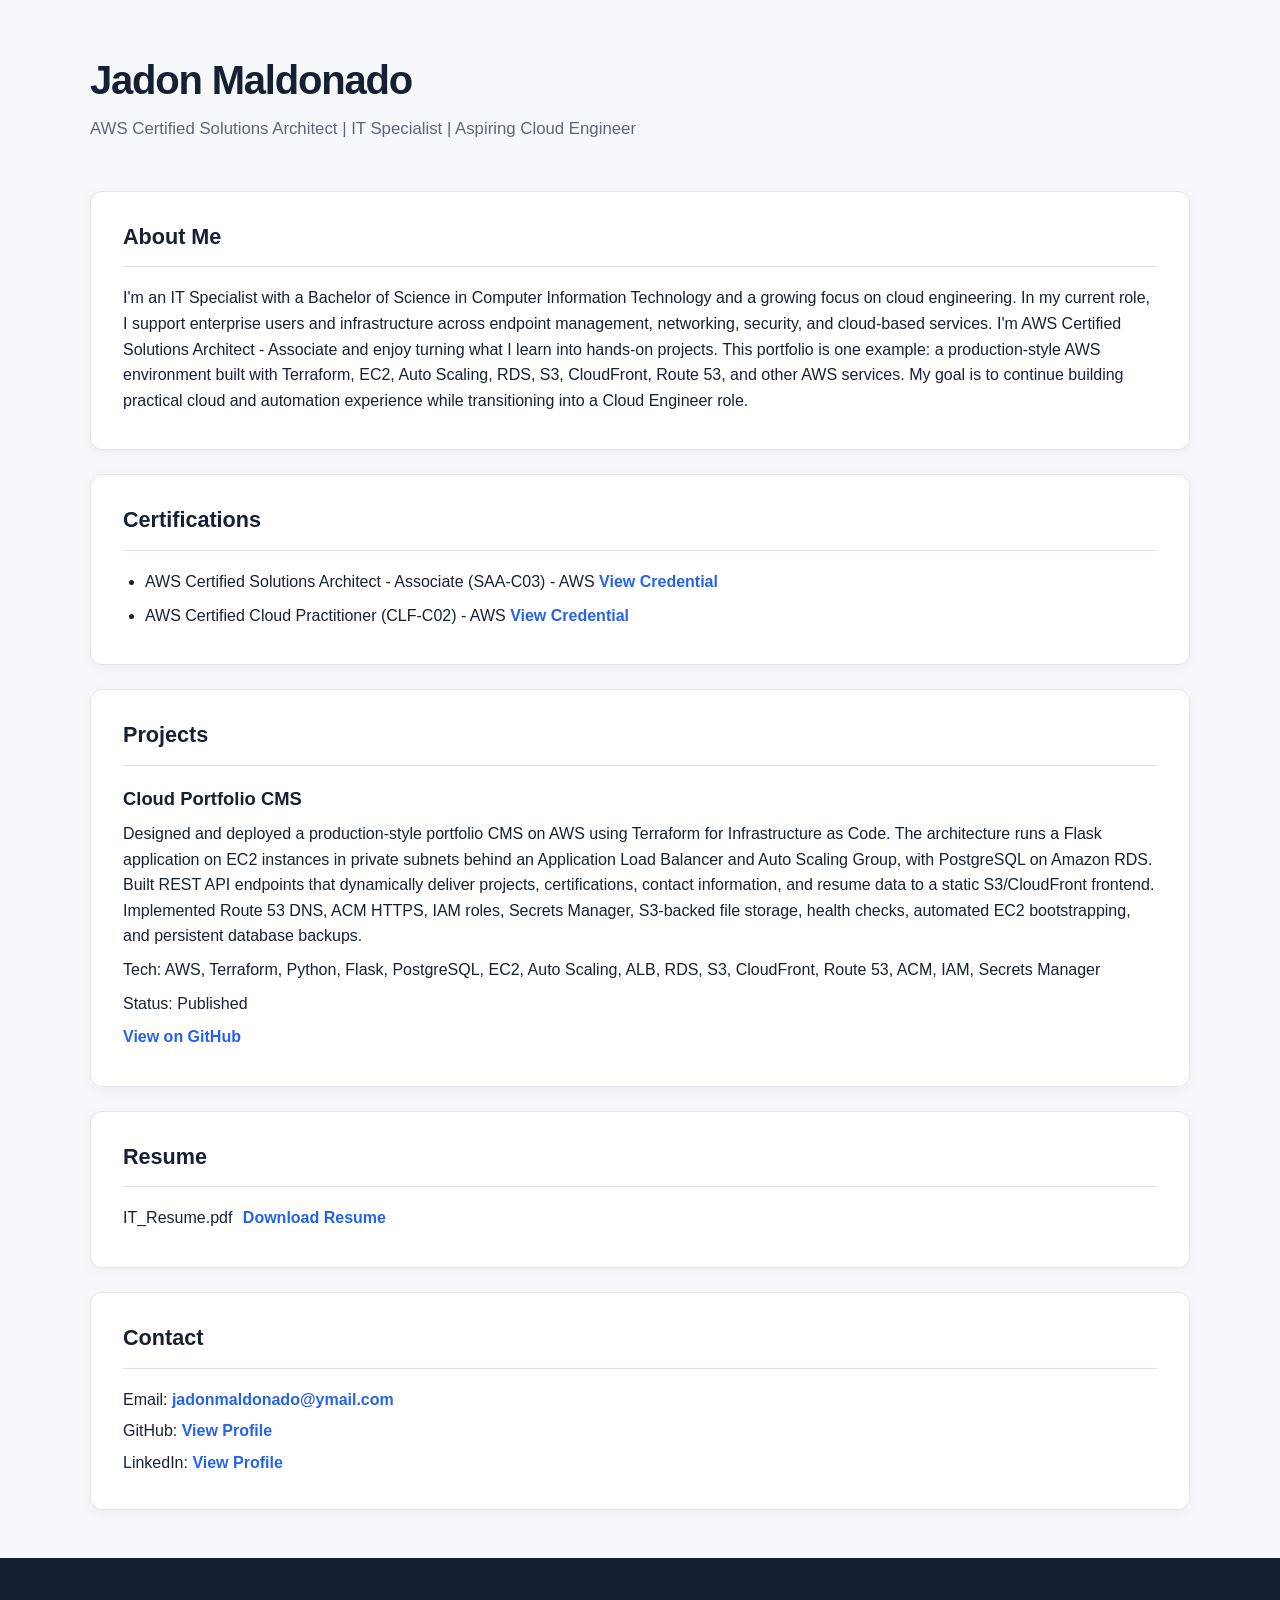
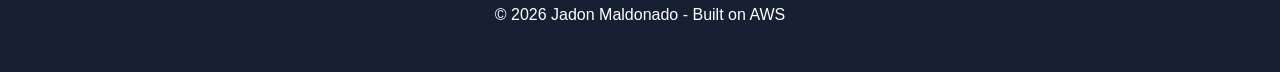
<file: application/frontend/index.html>
<!DOCTYPE html>
<html lang="en">
<head>
    <meta charset="UTF-8">
    <meta name="viewport" content="width=device-width, initial-scale=1.0">
    <title>Jadon Maldonado | Cloud Portfolio</title>
    <link rel="stylesheet" href="styles.css">
</head>
<body>
    <h1 id="portfolio-name">Jadon Maldonado</h1>
    <p id="portfolio-headline">AWS Certified Solutions Architect | IT Specialist | Aspiring Cloud Engineer</p>

    <section class="about">
        <h2>About Me</h2>
        <p id="portfolio-about">
            I'm an IT Specialist with a Bachelor of Science in Computer Information Technology and a growing focus on cloud engineering. In my current role, I support enterprise users and infrastructure across endpoint management, networking, security, and cloud-based services. I'm AWS Certified Solutions Architect - Associate and enjoy turning what I learn into hands-on projects. This portfolio is one example: a production-style AWS environment built with Terraform, EC2, Auto Scaling, RDS, S3, CloudFront, Route 53, and other AWS services. My goal is to continue building practical cloud and automation experience while transitioning into a Cloud Engineer role.
        </p>
    </section>

    <section class="certifications">
        <h2>Certifications</h2>
        <ul id="certifications-list">
            <li>
                AWS Certified Solutions Architect - Associate (SAA-C03) - AWS
                <a href="https://jadonmaldonado.com/certificates/AWS%20Certified%20Solutions%20Architect%20-%20Associate%20certificate.pdf" target="_blank" rel="noopener noreferrer">View Credential</a>
            </li>
            <li>
                AWS Certified Cloud Practitioner (CLF-C02) - AWS
                <a href="https://jadonmaldonado.com/certificates/AWS%20Certified%20Cloud%20Practitioner%20certificate.pdf" target="_blank" rel="noopener noreferrer">View Credential</a>
            </li>
        </ul>
    </section>

    <section class="projects">
        <h2>Projects</h2>
        <div id="projects-list">
            <article>
                <h3>Cloud Portfolio CMS</h3>
                <p>Designed and deployed a production-style portfolio CMS on AWS using Terraform for Infrastructure as Code. The architecture runs a Flask application on EC2 instances in private subnets behind an Application Load Balancer and Auto Scaling Group, with PostgreSQL on Amazon RDS. Built REST API endpoints that dynamically deliver projects, certifications, contact information, and resume data to a static S3/CloudFront frontend. Implemented Route 53 DNS, ACM HTTPS, IAM roles, Secrets Manager, S3-backed file storage, health checks, automated EC2 bootstrapping, and persistent database backups.</p>
                <p>Tech: AWS, Terraform, Python, Flask, PostgreSQL, EC2, Auto Scaling, ALB, RDS, S3, CloudFront, Route 53, ACM, IAM, Secrets Manager</p>
                <p>Status: Published</p>
                <p><a href="https://github.com/jadonmaldonado/portfolio-cms" target="_blank" rel="noopener noreferrer">View on GitHub</a></p>
            </article>
        </div>
    </section>

    <section class="resume">
        <h2>Resume</h2>
        <p id="resume-download">
            IT_Resume.pdf
            <a href="/IT_Resume.pdf" target="_blank" rel="noopener noreferrer">Download Resume</a>
        </p>
    </section>

    <section class="contact">
        <h2>Contact</h2>
        <p id="portfolio-email">
            Email:
            <a href="mailto:jadonmaldonado@ymail.com">jadonmaldonado@ymail.com</a>
        </p>
        <p id="portfolio-github">
            GitHub:
            <a href="https://github.com/jadonmaldonado" target="_blank" rel="noopener noreferrer">View Profile</a>
        </p>
        <p id="portfolio-linkedin">
            LinkedIn:
            <a href="https://www.linkedin.com/in/jadon-maldonado-ajk/" target="_blank" rel="noopener noreferrer">View Profile</a>
        </p>
    </section>

    <footer>
        <p>&copy; 2026 Jadon Maldonado - Built on AWS</p>
    </footer>

    <script src="app.js"></script>
</body>
</html>
</file>
<file: application/frontend/styles.css>
* {
    box-sizing: border-box;
}

body {
    margin: 0;
    font-family: -apple-system, BlinkMacSystemFont, "Segoe UI", Roboto, Arial, sans-serif;
    background: #f6f8fb;
    color: #172033;
    line-height: 1.6;
}

body > h1,
body > #portfolio-name {
    margin-bottom: 4px;
}

/* Header */
header,
body > h1,
body > #portfolio-name {
    color: #172033;
}

body > h1,
body > #portfolio-name,
body > #portfolio-headline {
    max-width: 1100px;
    margin-left: auto;
    margin-right: auto;
}

#portfolio-name {
    margin-top: 48px;
    font-size: 2.5rem;
    font-weight: 700;
    letter-spacing: -0.03em;
}

#portfolio-headline {
    margin-top: 0;
    margin-bottom: 48px;
    color: #5d6678;
    font-size: 1.05rem;
}

/* Main content */
section {
    max-width: 1100px;
    margin: 0 auto 24px;
    padding: 28px 32px;
    background: #ffffff;
    border: 1px solid #e2e6ec;
    border-radius: 12px;
    box-shadow: 0 3px 12px rgba(15, 23, 42, 0.05);
}

section h2 {
    margin: 0 0 18px;
    padding-bottom: 12px;
    border-bottom: 1px solid #dfe4ea;
    font-size: 1.35rem;
    color: #172033;
}

section h3 {
    margin-top: 0;
    margin-bottom: 8px;
    font-size: 1.15rem;
}

section p {
    margin: 8px 0;
}

/* Certifications */
.certifications ul {
    margin: 0;
    padding-left: 22px;
}

.certifications li {
    margin: 8px 0;
}

/* Projects */
.projects article {
    padding: 20px 0;
    border-bottom: 1px solid #e6e9ee;
}

.projects article:first-child {
    padding-top: 0;
}

.projects article:last-child {
    padding-bottom: 0;
    border-bottom: none;
}

/* Links */
a {
    color: #2563eb;
    font-weight: 600;
    text-decoration: none;
}

a:hover {
    text-decoration: underline;
}

/* Resume */
.resume a {
    display: inline-block;
    margin-left: 6px;
}

/* Contact */
.contact p {
    margin: 6px 0;
}

/* Footer */
footer {
    margin-top: 48px;
    padding: 28px 20px;
    background: #172033;
    color: #ffffff;
    text-align: center;
}

/* Mobile */
@media (max-width: 768px) {
    #portfolio-name,
    #portfolio-headline {
        margin-left: 20px;
        margin-right: 20px;
    }

    #portfolio-name {
        margin-top: 30px;
        font-size: 2rem;
    }

    section {
        margin-left: 16px;
        margin-right: 16px;
        padding: 22px;
    }
}
</file>
